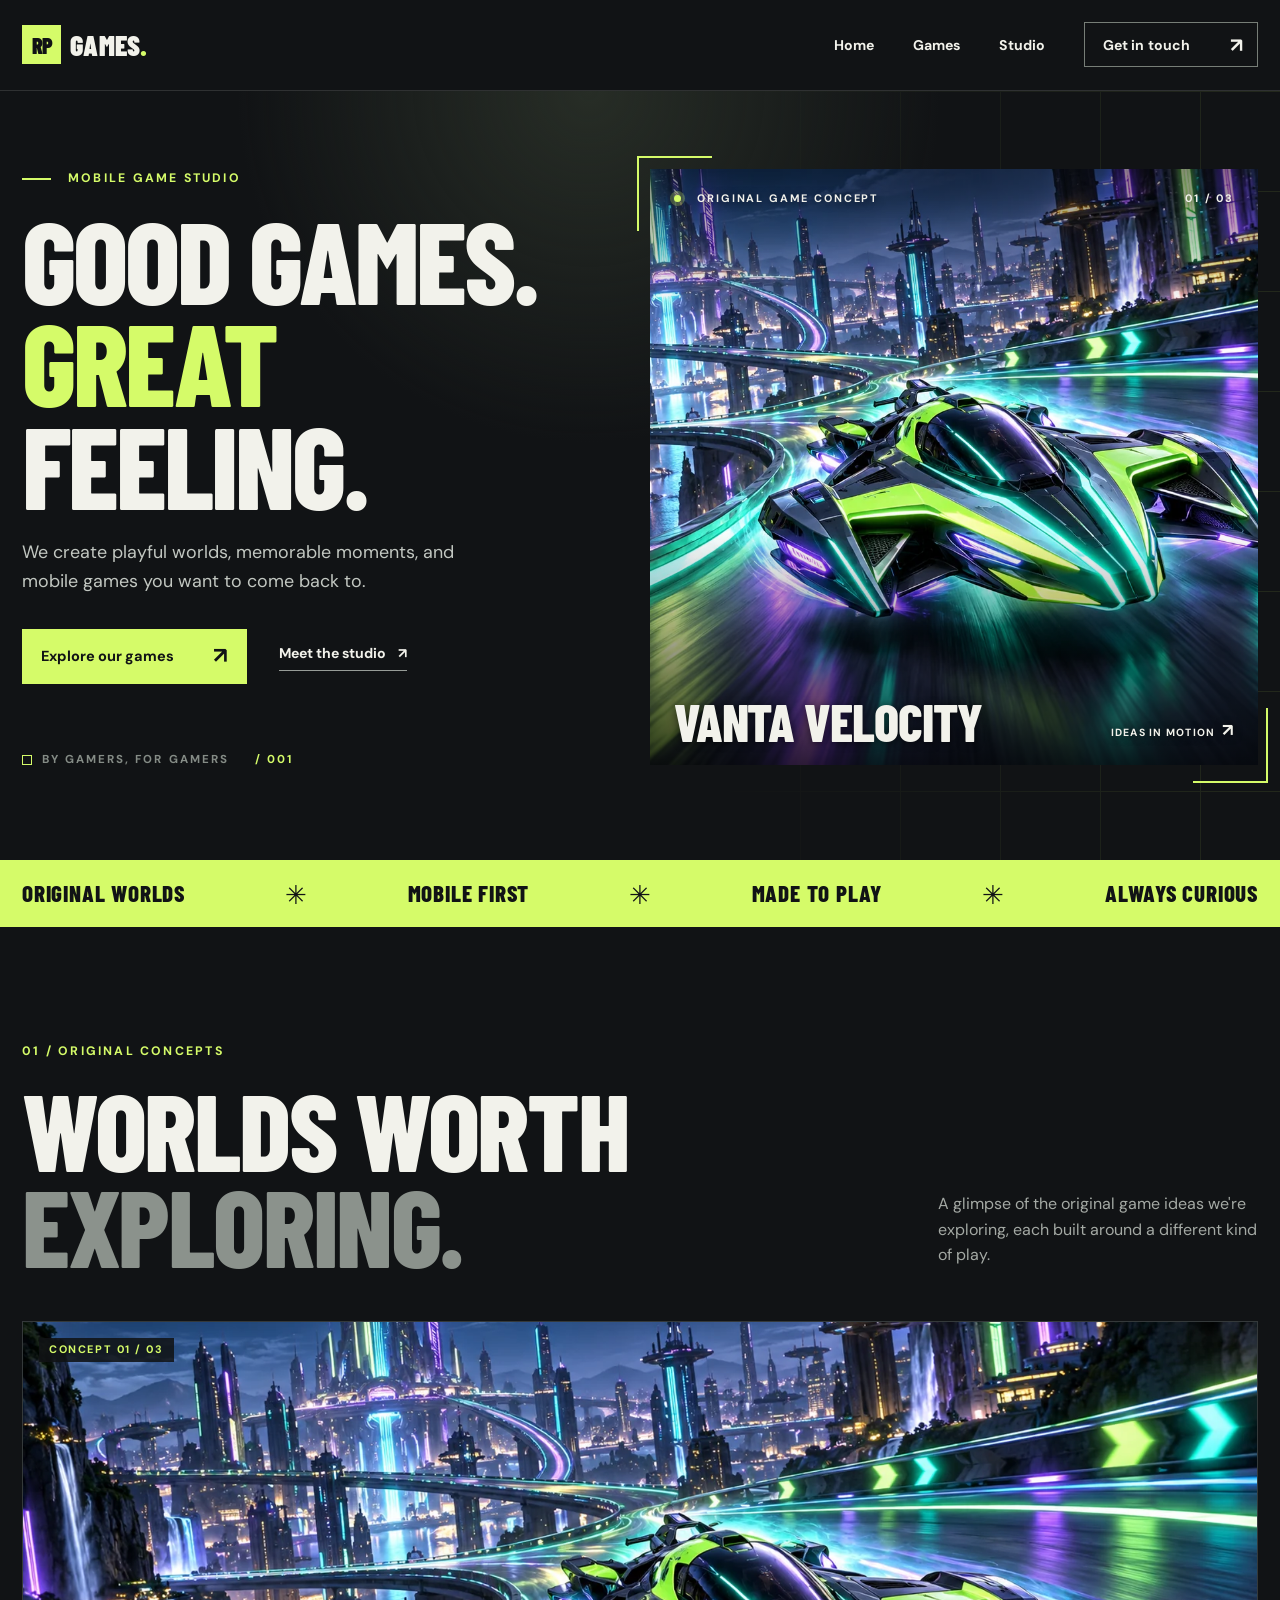
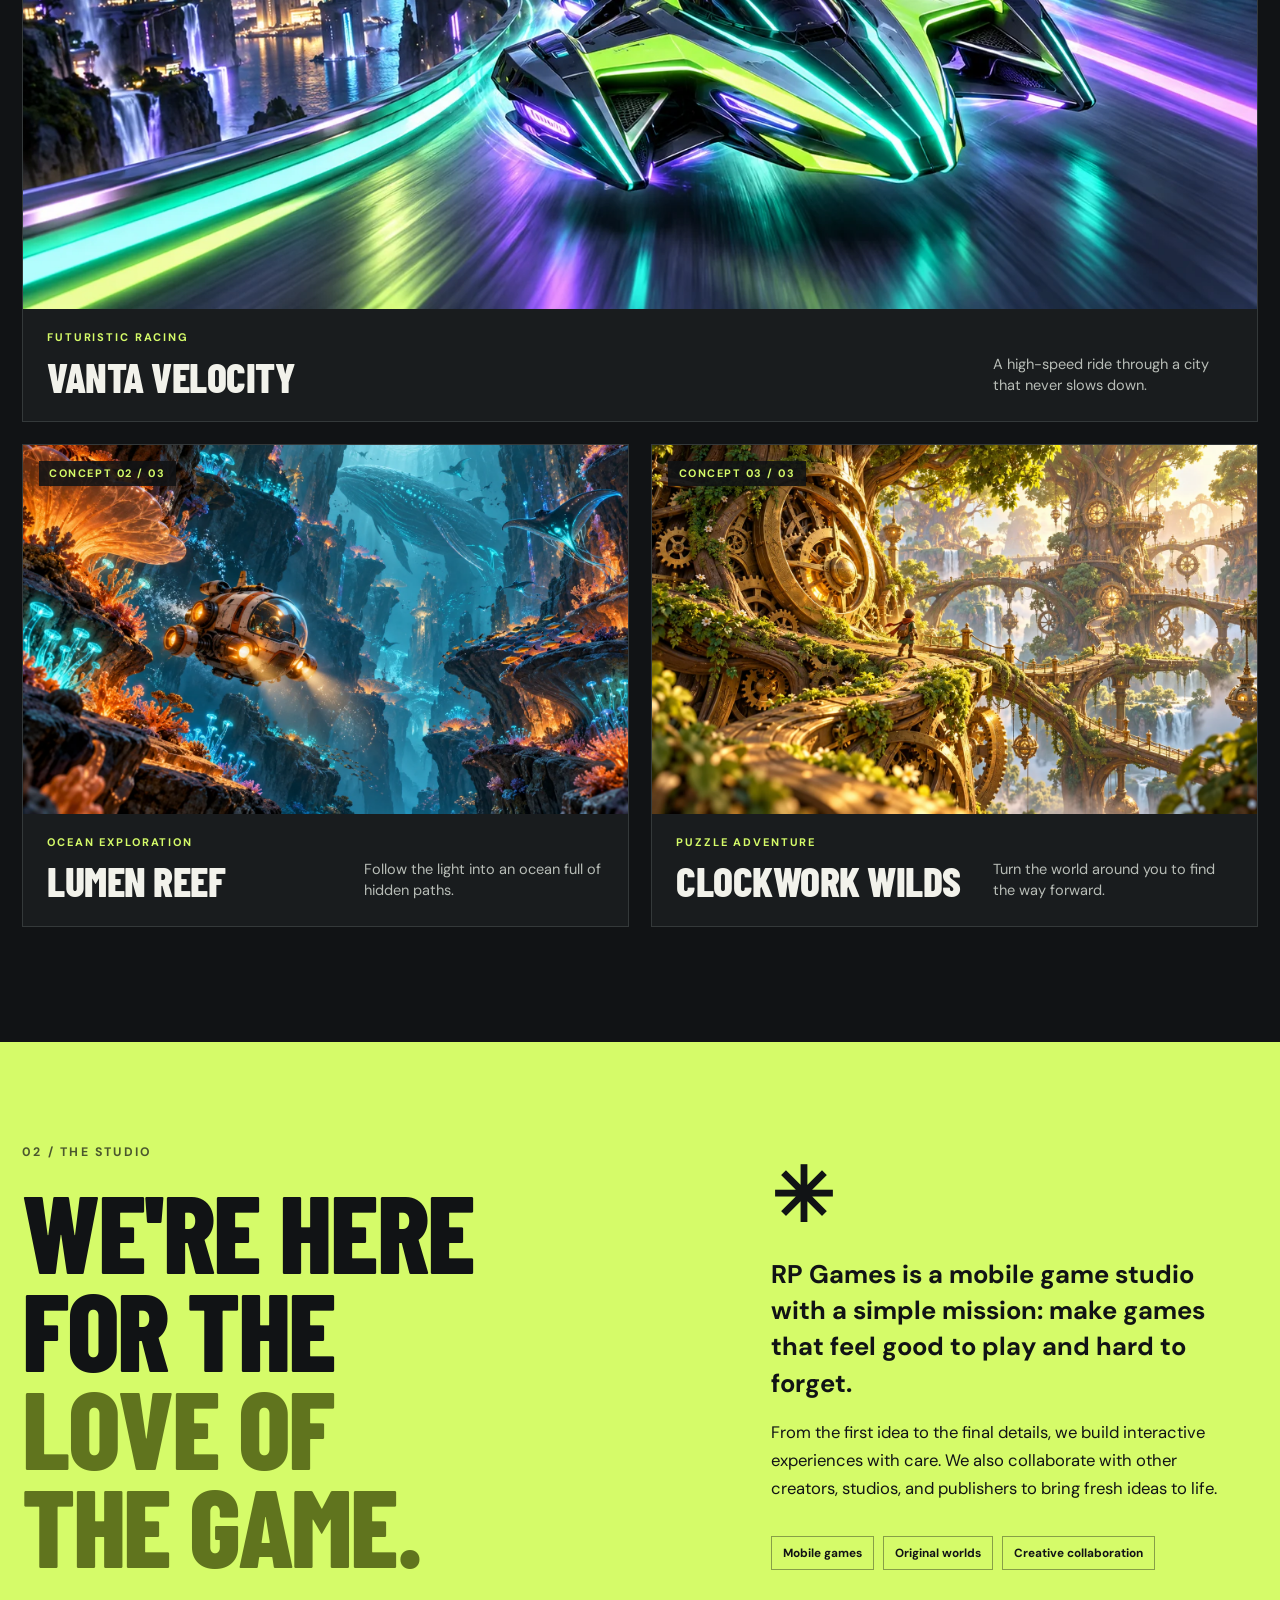
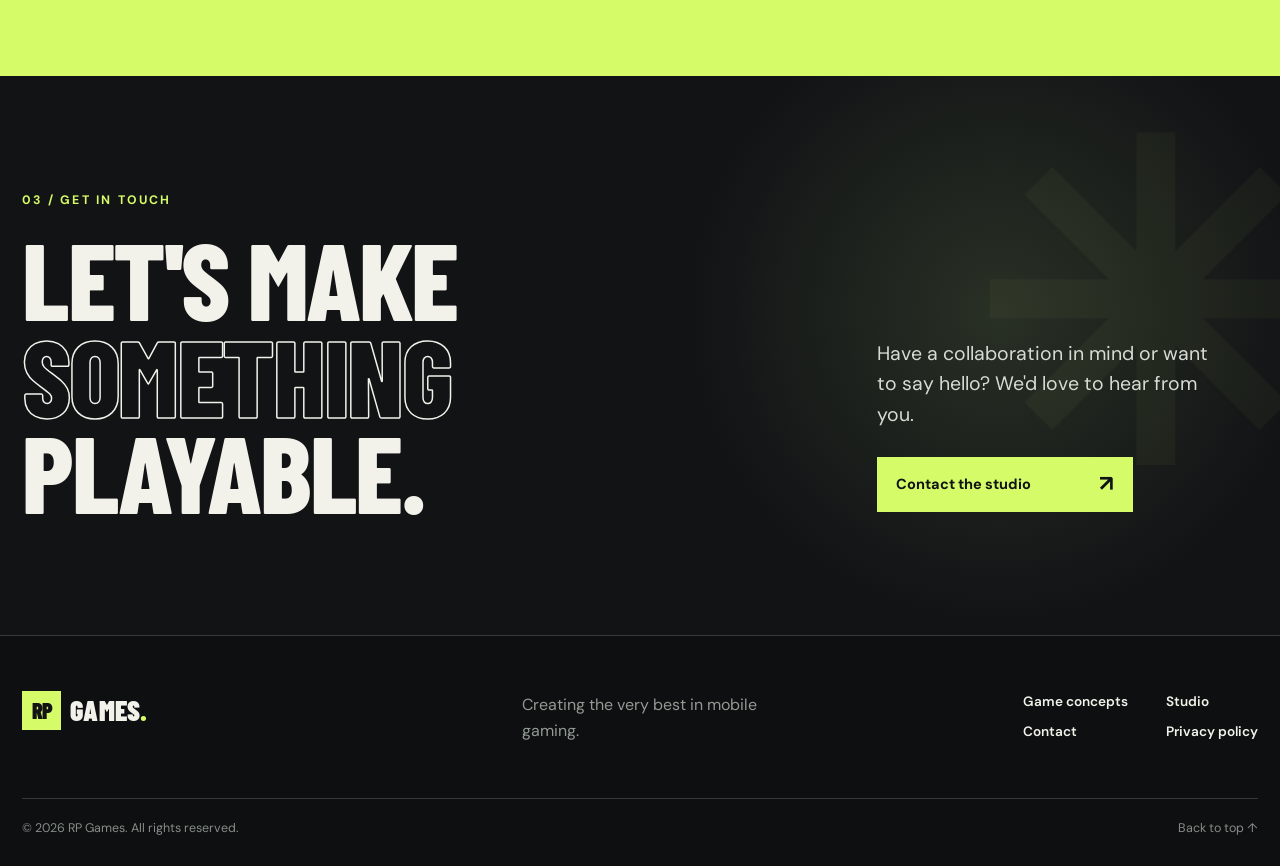
<file: index.html>
<!doctype html>
<html lang="en">
<head>
  <meta charset="utf-8">
  <meta name="viewport" content="width=device-width, initial-scale=1">
  <meta name="theme-color" content="#111315">
  <meta name="description" content="RP Games creates playful, memorable mobile games and collaborates with studios and publishers to bring new worlds to life.">
  <title>RP Games — Mobile games worth coming back to</title>
  <link rel="icon" href="./assets/favicon.svg" type="image/svg+xml">
  <link rel="preconnect" href="https://fonts.googleapis.com">
  <link rel="preconnect" href="https://fonts.gstatic.com" crossorigin>
  <link href="https://fonts.googleapis.com/css2?family=Barlow+Condensed:wght@600;700;800;900&family=DM+Sans:wght@400;500;600;700&display=swap" rel="stylesheet">
  <link rel="stylesheet" href="./assets/styles.css">
  <script defer src="./assets/site.js"></script>
</head>
<body>
  <a class="skip-link" href="#main">Skip to content</a>
  <header class="site-header">
    <div class="wrap header-inner">
      <a class="brand" href="#home" aria-label="RP Games home"><span class="brand-tile">RP</span><span>GAMES<span class="brand-dot">.</span></span></a>
      <button class="menu-toggle" type="button" aria-expanded="false" aria-controls="primary-nav" aria-label="Open menu"><span></span><span></span></button>
      <nav class="primary-nav" id="primary-nav" aria-label="Main navigation">
        <a href="#home">Home</a>
        <a href="#games">Games</a>
        <a href="#studio">Studio</a>
        <a class="nav-contact" href="./contact/">Get in touch <span aria-hidden="true">↗</span></a>
      </nav>
    </div>
  </header>

  <main id="main">
    <section class="hero" id="home" aria-labelledby="hero-title">
      <div class="wrap hero-grid">
        <div class="hero-copy">
          <p class="eyebrow"><span class="eyebrow-rule"></span> MOBILE GAME STUDIO</p>
          <h1 id="hero-title">GOOD GAMES.<br><span class="accent-type">GREAT</span><br>FEELING.</h1>
          <p class="hero-intro">We create playful worlds, memorable moments, and mobile games you want to come back to.</p>
          <div class="hero-actions">
            <a class="button button-lime" href="#games">Explore our games <span aria-hidden="true">↗</span></a>
            <a class="text-link" href="#studio">Meet the studio <span aria-hidden="true">↗</span></a>
          </div>
          <div class="hero-caption"><span class="caption-square" aria-hidden="true"></span> BY GAMERS, FOR GAMERS <span class="caption-index">/ 001</span></div>
        </div>
        <div class="hero-visual">
          <div class="hero-image-frame">
            <img src="./assets/vanta-velocity.webp" alt="Futuristic hover racer speeding through a neon city" width="1600" height="900" fetchpriority="high">
            <div class="hero-image-shade"></div>
            <div class="image-topline"><span class="live-pip" aria-hidden="true"></span> ORIGINAL GAME CONCEPT <span>01 / 03</span></div>
            <div class="image-bottomline"><strong>VANTA VELOCITY</strong><span>IDEAS IN MOTION <span aria-hidden="true">↗</span></span></div>
          </div>
          <span class="hero-corner hero-corner-a" aria-hidden="true"></span><span class="hero-corner hero-corner-b" aria-hidden="true"></span>
        </div>
      </div>
    </section>

    <div class="signal-strip" aria-label="Our focus: original worlds, mobile first, made to play">
      <div class="wrap signal-inner"><span>ORIGINAL WORLDS</span><i aria-hidden="true">✳</i><span>MOBILE FIRST</span><i aria-hidden="true">✳</i><span>MADE TO PLAY</span><i aria-hidden="true">✳</i><span>ALWAYS CURIOUS</span></div>
    </div>

    <section class="games-section section-pad" id="games" aria-labelledby="games-title">
      <div class="wrap">
        <div class="section-heading">
          <div><p class="eyebrow">01 / ORIGINAL CONCEPTS</p><h2 id="games-title">WORLDS WORTH<br><span class="muted-type">EXPLORING.</span></h2></div>
          <p>A glimpse of the original game ideas we're exploring, each built around a different kind of play.</p>
        </div>
        <div class="game-grid">
          <article class="game-card game-card-featured">
            <div class="game-image"><img src="./assets/vanta-velocity.webp" alt="Vanta Velocity concept art of a neon hover-racing course" width="1600" height="900" loading="lazy" decoding="async"><span class="card-number">CONCEPT 01 / 03</span></div>
            <div class="game-info"><div><p class="game-type">FUTURISTIC RACING</p><h3>Vanta Velocity</h3></div><p>A high-speed ride through a city that never slows down.</p></div>
          </article>
          <article class="game-card">
            <div class="game-image"><img src="./assets/lumen-reef.webp" alt="Lumen Reef concept art of a small submersible in a glowing underwater canyon" width="1600" height="900" loading="lazy" decoding="async"><span class="card-number">CONCEPT 02 / 03</span></div>
            <div class="game-info"><div><p class="game-type">OCEAN EXPLORATION</p><h3>Lumen Reef</h3></div><p>Follow the light into an ocean full of hidden paths.</p></div>
          </article>
          <article class="game-card">
            <div class="game-image"><img src="./assets/clockwork-wilds.webp" alt="Clockwork Wilds concept art of a mechanical woodland and explorer" width="1600" height="900" loading="lazy" decoding="async"><span class="card-number">CONCEPT 03 / 03</span></div>
            <div class="game-info"><div><p class="game-type">PUZZLE ADVENTURE</p><h3>Clockwork Wilds</h3></div><p>Turn the world around you to find the way forward.</p></div>
          </article>
        </div>
      </div>
    </section>

    <section class="studio-section" id="studio" aria-labelledby="studio-title">
      <div class="wrap studio-grid">
        <div><p class="eyebrow">02 / THE STUDIO</p><h2 id="studio-title">WE'RE HERE<br>FOR THE<br><span>LOVE OF<br>THE GAME.</span></h2></div>
        <div class="studio-copy"><span class="asterisk" aria-hidden="true">✳</span><p>RP Games is a mobile game studio with a simple mission: make games that feel good to play and hard to forget.</p><p>From the first idea to the final details, we build interactive experiences with care. We also collaborate with other creators, studios, and publishers to bring fresh ideas to life.</p><div class="studio-tags"><span>Mobile games</span><span>Original worlds</span><span>Creative collaboration</span></div></div>
      </div>
    </section>

    <section class="contact-section section-pad" id="contact" aria-labelledby="contact-title">
      <div class="wrap contact-grid"><div><p class="eyebrow">03 / GET IN TOUCH</p><h2 id="contact-title">LET'S MAKE<br><span class="outline-type">SOMETHING</span><br>PLAYABLE.</h2></div><div class="contact-right"><p>Have a collaboration in mind or want to say hello? We'd love to hear from you.</p><a class="button button-lime" href="./contact/">Contact the studio <span aria-hidden="true">↗</span></a></div></div>
    </section>
  </main>

  <footer class="site-footer"><div class="wrap footer-top"><a class="brand" href="#home" aria-label="RP Games home"><span class="brand-tile">RP</span><span>GAMES<span class="brand-dot">.</span></span></a><p>Creating the very best in mobile gaming.</p><nav aria-label="Footer navigation"><a href="#games">Game concepts</a><a href="#studio">Studio</a><a href="./contact/">Contact</a><a href="./privacy-policy/">Privacy policy</a></nav></div><div class="wrap footer-bottom"><span>© <span data-year>2026</span> RP Games. All rights reserved.</span><a href="#home">Back to top ↑</a></div></footer>
</body>
</html>
</file>
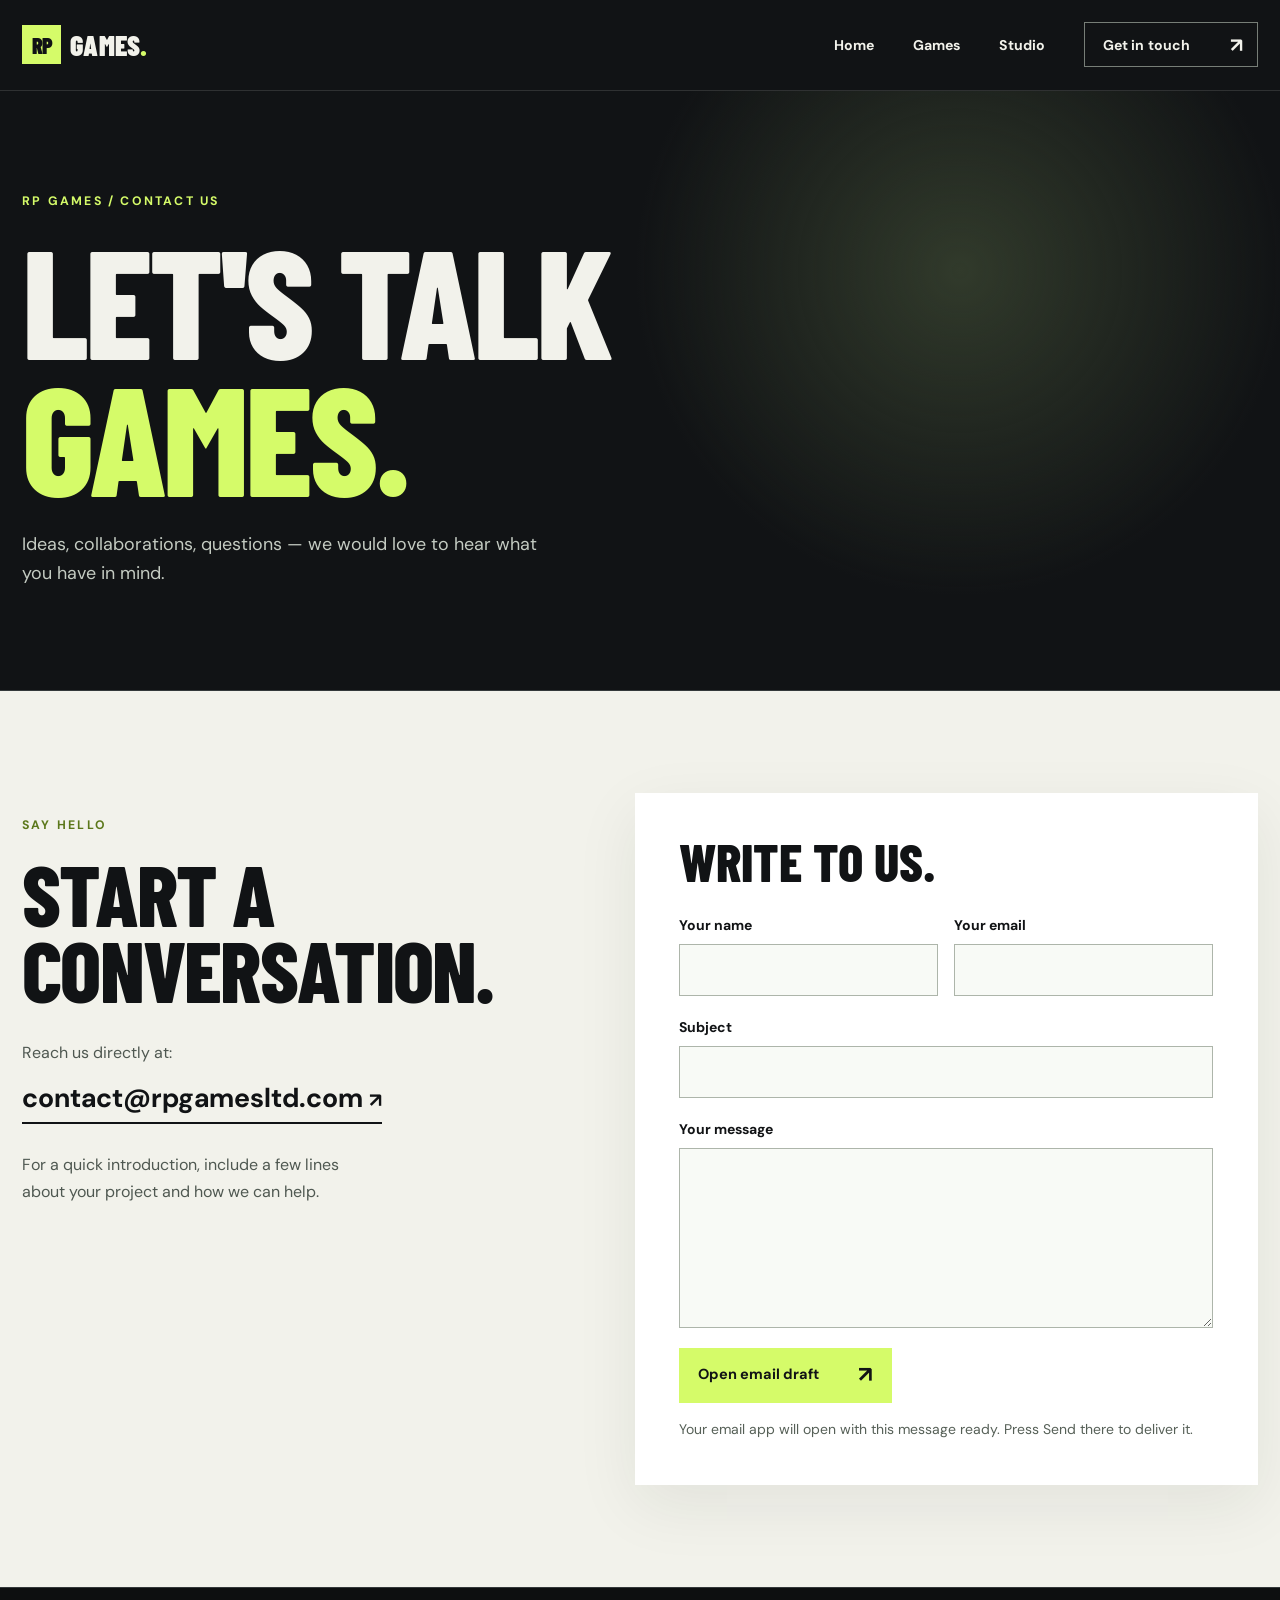
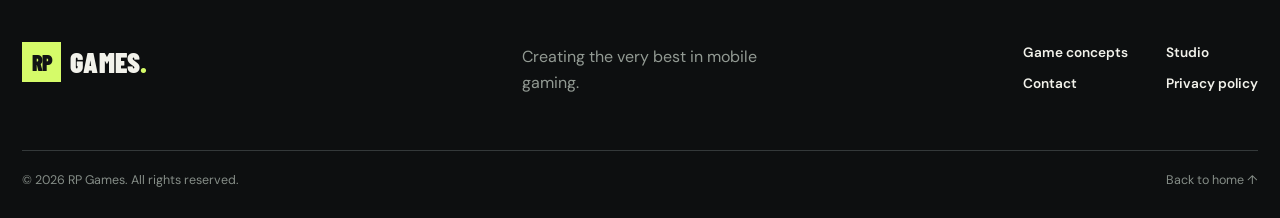
<file: contact/index.html>
<!doctype html>
<html lang="en">
<head>
  <meta charset="utf-8">
  <meta name="viewport" content="width=device-width, initial-scale=1">
  <meta name="theme-color" content="#111315">
  <meta name="description" content="Contact RP Games about collaborations, projects, and general enquiries.">
  <title>Contact Us — RP Games</title>
  <link rel="icon" href="../assets/favicon.svg" type="image/svg+xml">
  <link rel="preconnect" href="https://fonts.googleapis.com">
  <link rel="preconnect" href="https://fonts.gstatic.com" crossorigin>
  <link href="https://fonts.googleapis.com/css2?family=Barlow+Condensed:wght@600;700;800;900&family=DM+Sans:wght@400;500;600;700&display=swap" rel="stylesheet">
  <link rel="stylesheet" href="../assets/styles.css">
  <script defer src="../assets/site.js"></script>
</head>
<body>
  <a class="skip-link" href="#main">Skip to content</a>
  <header class="site-header"><div class="wrap header-inner"><a class="brand" href="../" aria-label="RP Games home"><span class="brand-tile">RP</span><span>GAMES<span class="brand-dot">.</span></span></a><button class="menu-toggle" type="button" aria-expanded="false" aria-controls="primary-nav" aria-label="Open menu"><span></span><span></span></button><nav class="primary-nav" id="primary-nav" aria-label="Main navigation"><a href="../">Home</a><a href="../#games">Games</a><a href="../#studio">Studio</a><a class="nav-contact" href="./" aria-current="page">Get in touch <span aria-hidden="true">↗</span></a></nav></div></header>
  <main id="main">
    <section class="contact-page-hero"><div class="wrap"><p class="eyebrow">RP GAMES / CONTACT US</p><h1>LET'S TALK<br><span class="accent-type">GAMES.</span></h1><p>Ideas, collaborations, questions — we would love to hear what you have in mind.</p></div></section>
    <section class="contact-page-body"><div class="wrap contact-page-grid">
      <div class="contact-details"><p class="eyebrow">SAY HELLO</p><h2>START A<br>CONVERSATION.</h2><p>Reach us directly at:</p><a class="contact-email" href="mailto:contact@rpgamesltd.com">contact@rpgamesltd.com <span aria-hidden="true">↗</span></a><p class="contact-hint">For a quick introduction, include a few lines about your project and how we can help.</p></div>
      <form class="contact-form" id="contact-form" action="mailto:contact@rpgamesltd.com" method="post" enctype="text/plain">
        <h2>WRITE TO US.</h2>
        <div class="field-row"><div class="field"><label for="contact-name">Your name</label><input id="contact-name" name="name" type="text" autocomplete="name" required></div><div class="field"><label for="contact-email">Your email</label><input id="contact-email" name="email" type="email" autocomplete="email" required></div></div>
        <div class="field"><label for="contact-subject">Subject</label><input id="contact-subject" name="subject" type="text" required></div>
        <div class="field"><label for="contact-message">Your message</label><textarea id="contact-message" name="message" rows="6" required></textarea></div>
        <button class="button button-lime" type="submit">Open email draft <span aria-hidden="true">↗</span></button>
        <p class="form-explainer">Your email app will open with this message ready. Press Send there to deliver it.</p>
        <p class="form-status" id="contact-form-status" role="status" hidden>If no email app opened, send your message directly to <a href="mailto:contact@rpgamesltd.com">contact@rpgamesltd.com</a>.</p>
      </form>
    </div></section>
  </main>
  <footer class="site-footer"><div class="wrap footer-top"><a class="brand" href="../" aria-label="RP Games home"><span class="brand-tile">RP</span><span>GAMES<span class="brand-dot">.</span></span></a><p>Creating the very best in mobile gaming.</p><nav aria-label="Footer navigation"><a href="../#games">Game concepts</a><a href="../#studio">Studio</a><a href="./" aria-current="page">Contact</a><a href="../privacy-policy/">Privacy policy</a></nav></div><div class="wrap footer-bottom"><span>© <span data-year>2026</span> RP Games. All rights reserved.</span><a href="../">Back to home ↑</a></div></footer>
</body>
</html>
</file>
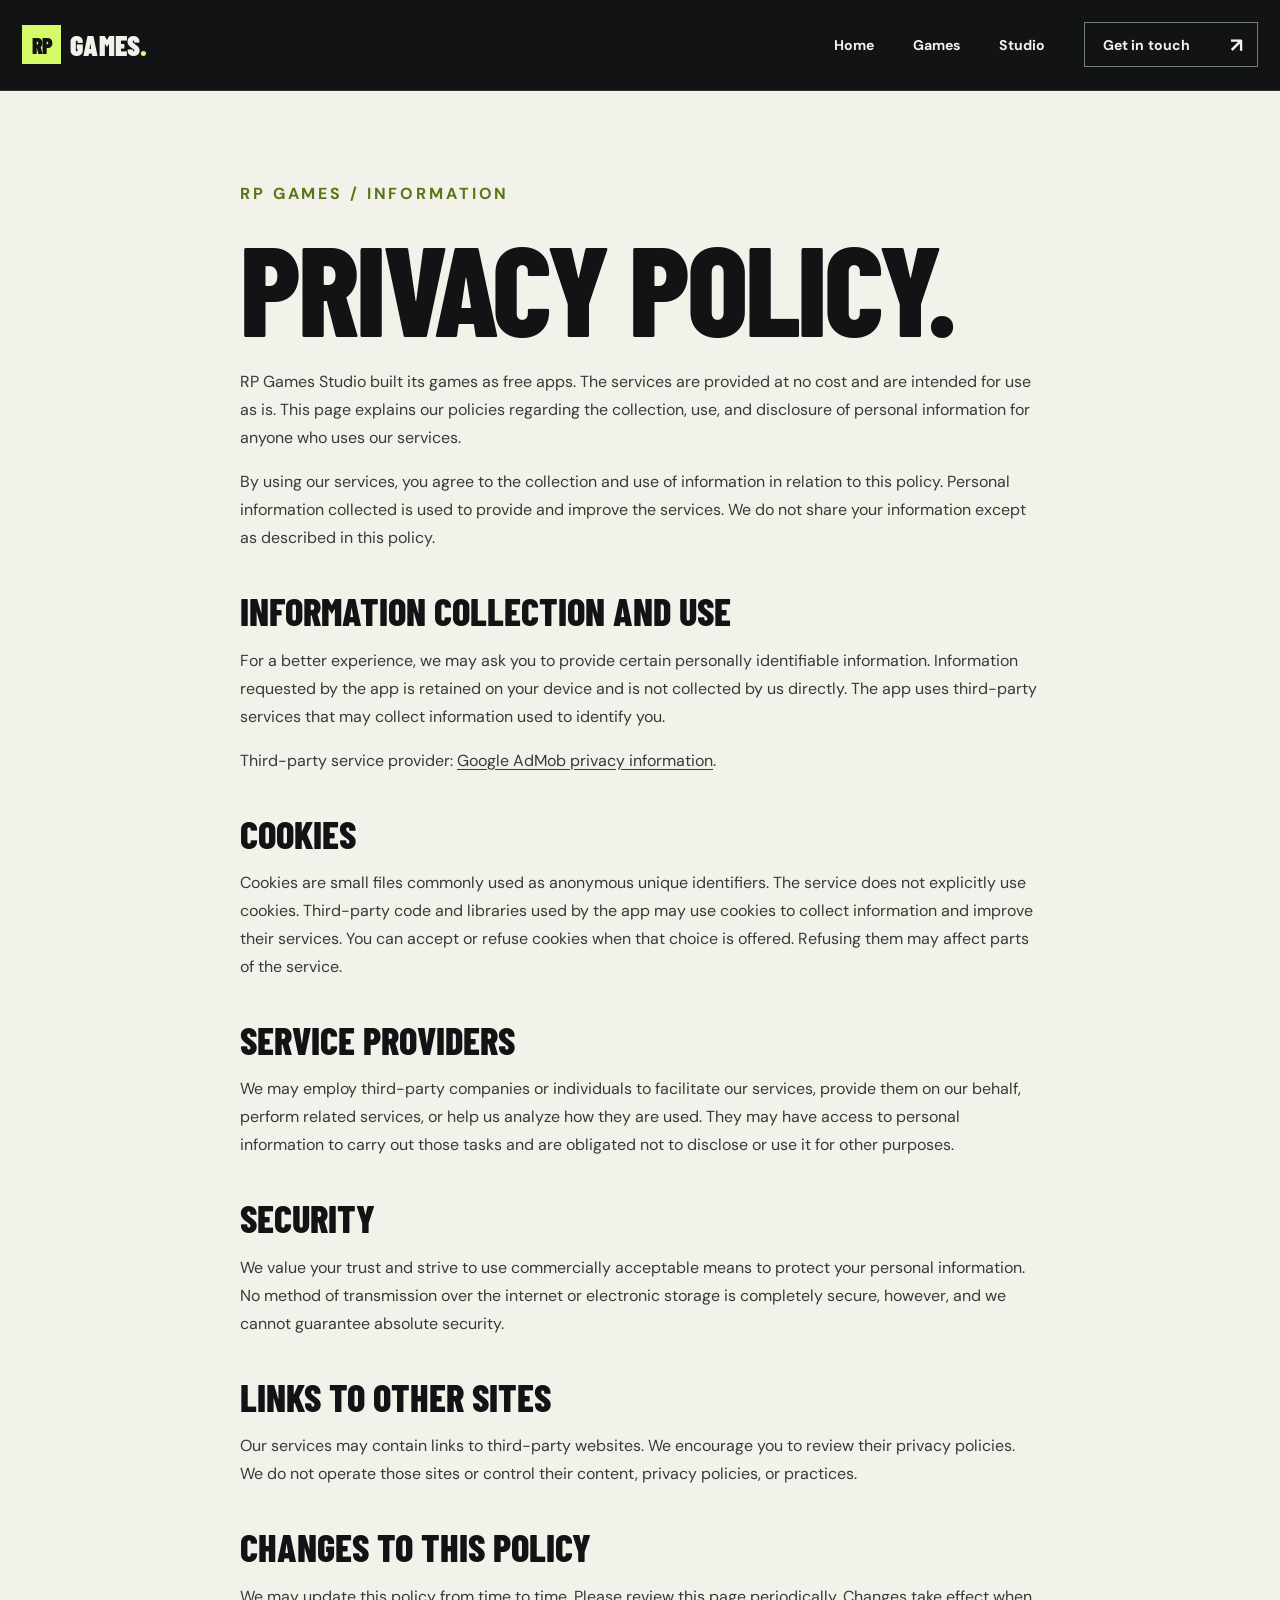
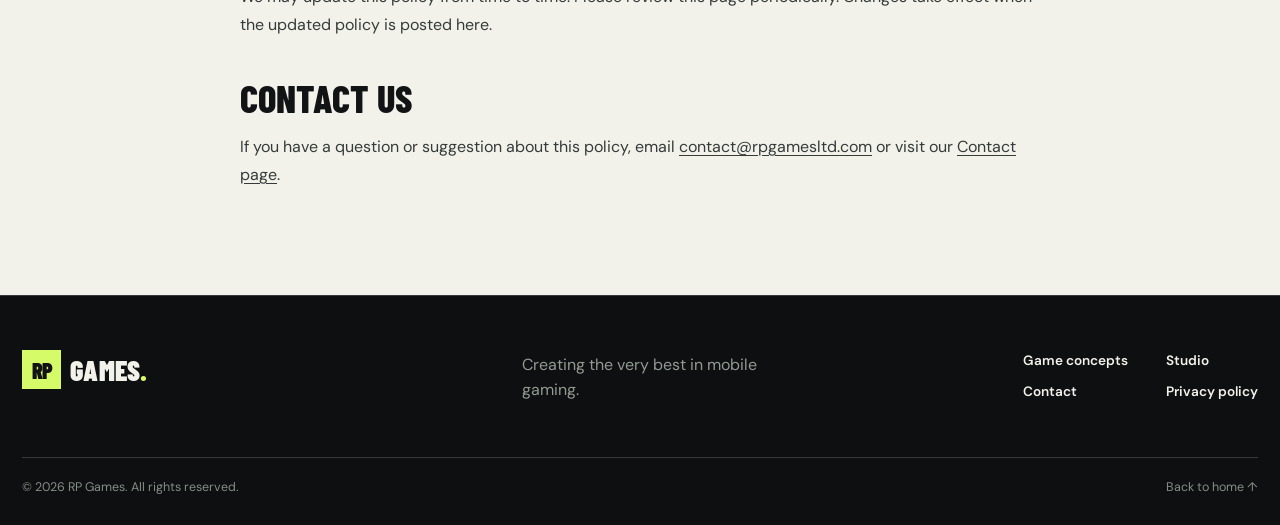
<file: privacy-policy/index.html>
<!doctype html>
<html lang="en">
<head>
  <meta charset="utf-8">
  <meta name="viewport" content="width=device-width, initial-scale=1">
  <meta name="theme-color" content="#111315">
  <meta name="description" content="Read the RP Games privacy policy for our mobile games.">
  <title>Privacy Policy — RP Games</title>
  <link rel="icon" href="../assets/favicon.svg" type="image/svg+xml">
  <link rel="preconnect" href="https://fonts.googleapis.com">
  <link rel="preconnect" href="https://fonts.gstatic.com" crossorigin>
  <link href="https://fonts.googleapis.com/css2?family=Barlow+Condensed:wght@600;700;800;900&family=DM+Sans:wght@400;500;600;700&display=swap" rel="stylesheet">
  <link rel="stylesheet" href="../assets/styles.css">
  <script defer src="../assets/site.js"></script>
</head>
<body>
  <a class="skip-link" href="#main">Skip to content</a>
  <header class="site-header"><div class="wrap header-inner"><a class="brand" href="../" aria-label="RP Games home"><span class="brand-tile">RP</span><span>GAMES<span class="brand-dot">.</span></span></a><button class="menu-toggle" type="button" aria-expanded="false" aria-controls="primary-nav" aria-label="Open menu"><span></span><span></span></button><nav class="primary-nav" id="primary-nav" aria-label="Main navigation"><a href="../">Home</a><a href="../#games">Games</a><a href="../#studio">Studio</a><a class="nav-contact" href="../contact/">Get in touch <span aria-hidden="true">↗</span></a></nav></div></header>
  <main id="main" class="legal-main"><div class="wrap legal-content">
    <p class="eyebrow">RP GAMES / INFORMATION</p><h1>PRIVACY POLICY.</h1>
    <p>RP Games Studio built its games as free apps. The services are provided at no cost and are intended for use as is. This page explains our policies regarding the collection, use, and disclosure of personal information for anyone who uses our services.</p>
    <p>By using our services, you agree to the collection and use of information in relation to this policy. Personal information collected is used to provide and improve the services. We do not share your information except as described in this policy.</p>
    <h2>INFORMATION COLLECTION AND USE</h2>
    <p>For a better experience, we may ask you to provide certain personally identifiable information. Information requested by the app is retained on your device and is not collected by us directly. The app uses third-party services that may collect information used to identify you.</p>
    <p>Third-party service provider: <a href="https://support.google.com/admob/answer/6128543?hl=en" target="_blank" rel="noopener noreferrer">Google AdMob privacy information</a>.</p>
    <h2>COOKIES</h2>
    <p>Cookies are small files commonly used as anonymous unique identifiers. The service does not explicitly use cookies. Third-party code and libraries used by the app may use cookies to collect information and improve their services. You can accept or refuse cookies when that choice is offered. Refusing them may affect parts of the service.</p>
    <h2>SERVICE PROVIDERS</h2>
    <p>We may employ third-party companies or individuals to facilitate our services, provide them on our behalf, perform related services, or help us analyze how they are used. They may have access to personal information to carry out those tasks and are obligated not to disclose or use it for other purposes.</p>
    <h2>SECURITY</h2>
    <p>We value your trust and strive to use commercially acceptable means to protect your personal information. No method of transmission over the internet or electronic storage is completely secure, however, and we cannot guarantee absolute security.</p>
    <h2>LINKS TO OTHER SITES</h2>
    <p>Our services may contain links to third-party websites. We encourage you to review their privacy policies. We do not operate those sites or control their content, privacy policies, or practices.</p>
    <h2>CHANGES TO THIS POLICY</h2>
    <p>We may update this policy from time to time. Please review this page periodically. Changes take effect when the updated policy is posted here.</p>
    <h2>CONTACT US</h2>
    <p>If you have a question or suggestion about this policy, email <a href="mailto:contact@rpgamesltd.com">contact@rpgamesltd.com</a> or visit our <a href="../contact/">Contact page</a>.</p>
  </div></main>
  <footer class="site-footer"><div class="wrap footer-top"><a class="brand" href="../" aria-label="RP Games home"><span class="brand-tile">RP</span><span>GAMES<span class="brand-dot">.</span></span></a><p>Creating the very best in mobile gaming.</p><nav aria-label="Footer navigation"><a href="../#games">Game concepts</a><a href="../#studio">Studio</a><a href="../contact/">Contact</a><a href="./" aria-current="page">Privacy policy</a></nav></div><div class="wrap footer-bottom"><span>© <span data-year>2026</span> RP Games. All rights reserved.</span><a href="../">Back to home ↑</a></div></footer>
</body>
</html>
</file>
<file: assets/styles.css>
:root{--ink:#111315;--ink-2:#191c1e;--paper:#f2f2eb;--line:#34393a;--lime:#d5fb69;--muted:#a4a9a4;--display:'Barlow Condensed',Impact,'Arial Narrow',sans-serif;--body:'DM Sans',Arial,sans-serif}
*,*::before,*::after{box-sizing:border-box}
html{scroll-behavior:smooth;scroll-padding-top:5.5rem}
body{margin:0;background:var(--ink);color:var(--paper);font-family:var(--body);font-size:1rem;line-height:1.6;-webkit-font-smoothing:antialiased}
body.menu-open{overflow:hidden}
a{color:inherit;text-decoration:none}
button{font:inherit}
img{display:block;max-width:100%}
::selection{background:var(--lime);color:var(--ink)}
:focus-visible{outline:3px solid var(--lime);outline-offset:4px}
.wrap{width:min(100% - 2.75rem,1280px);margin-inline:auto}
.skip-link{position:fixed;z-index:100;top:-5rem;left:1rem;background:var(--lime);color:var(--ink);padding:.6rem 1rem;font-weight:700}
.skip-link:focus{top:1rem}
.site-header{position:relative;z-index:20;border-bottom:1px solid #ffffff20;background:var(--ink)}
.header-inner{height:5.6rem;display:flex;align-items:center;justify-content:space-between;gap:2rem}
.brand{display:inline-flex;align-items:center;gap:.55rem;white-space:nowrap;font:900 1.75rem/1 var(--display);letter-spacing:.01em}
.brand-tile{display:grid;place-items:center;width:2.45rem;height:2.45rem;color:var(--ink);background:var(--lime);font-size:1.38rem;letter-spacing:-.05em}
.brand-dot{color:var(--lime)}
.primary-nav{display:flex;align-items:center;gap:clamp(1.5rem,3vw,3rem);font-size:.88rem;font-weight:700;letter-spacing:.01em}
.primary-nav>a:not(.nav-contact){transition:color .2s}
.primary-nav>a:not(.nav-contact):hover{color:var(--lime)}
.nav-contact{display:flex;align-items:center;gap:2.5rem;border:1px solid #777e77;padding:.65rem .85rem .65rem 1.1rem;transition:background .2s,color .2s,border-color .2s}
.nav-contact:hover{background:var(--lime);border-color:var(--lime);color:var(--ink)}
.nav-contact span{font-size:1.25rem;line-height:1}
.menu-toggle{display:none}
.hero{position:relative;overflow:hidden;background:radial-gradient(circle at 46% 0%,#272d26 0,transparent 34%),var(--ink)}
.hero::before{content:'';position:absolute;inset:0;pointer-events:none;opacity:.09;background-image:linear-gradient(to right,#d5fb69 1px,transparent 1px),linear-gradient(to bottom,#d5fb69 1px,transparent 1px);background-size:100px 100px;mask-image:linear-gradient(90deg,transparent 55%,black 100%)}
.hero-grid{position:relative;min-height:41rem;display:grid;grid-template-columns:minmax(0,.94fr) minmax(0,1.06fr);align-items:center;gap:clamp(2rem,5vw,5.5rem);padding-block:4.1rem 4.8rem}
.hero-copy{position:relative;z-index:1}
.eyebrow{font-size:.77rem;line-height:1.4;letter-spacing:.18em;font-weight:700;text-transform:uppercase;color:var(--lime);margin:0 0 1.3rem}
.eyebrow-rule{display:inline-block;width:1.8rem;height:2px;background:currentColor;vertical-align:middle;margin-right:.75rem}
h1,h2,h3,p{margin-top:0}
h1,h2,h3{font-family:var(--display);font-weight:800;line-height:.89;text-transform:uppercase}
h1{font-size:clamp(5.2rem,9vw,10.25rem);letter-spacing:-.026em;margin:0 0 1.4rem}
.accent-type{color:var(--lime)}
.hero-intro{color:#c2c7c1;max-width:27rem;font-size:1.12rem;line-height:1.65;margin-bottom:2rem}
.hero-actions{display:flex;align-items:center;flex-wrap:wrap;gap:1.4rem 2rem}
.button{display:inline-flex;min-height:3.45rem;align-items:center;justify-content:space-between;gap:2.4rem;padding:.88rem 1.2rem;font-size:.91rem;font-weight:700;line-height:1.2;transition:transform .2s,background .2s}
.button:hover{transform:translateY(-3px);background:#e8ffab}
.button-lime{background:var(--lime);color:var(--ink)}
.button span{font-size:1.4rem;line-height:1}
.text-link{font-size:.88rem;font-weight:700;border-bottom:1px solid #979c97;padding-bottom:.3rem;transition:border-color .2s,color .2s}
.text-link:hover{color:var(--lime);border-color:var(--lime)}
.text-link span{margin-left:.55rem}
.hero-caption{display:flex;align-items:center;gap:.6rem;margin-top:4.2rem;color:#858c86;font-size:.72rem;font-weight:700;letter-spacing:.18em}
.caption-square{width:.62rem;height:.62rem;border:1px solid var(--lime)}
.caption-index{margin-left:1rem;color:var(--lime)}
.hero-visual{position:relative;min-width:0;padding:.8rem 0 1.1rem .8rem}
.hero-image-frame{position:relative;overflow:hidden;background:#394341;aspect-ratio:1.02;isolation:isolate}
.hero-image-frame>img{width:100%;height:100%;object-fit:cover;object-position:65% 50%;filter:saturate(.98)}
.hero-image-shade{position:absolute;inset:0;background:linear-gradient(to bottom,rgba(0,0,0,.45),transparent 23%,transparent 61%,rgba(0,0,0,.78));pointer-events:none}
.image-topline,.image-bottomline{position:absolute;z-index:1;left:1.5rem;right:1.5rem;display:flex;align-items:center;justify-content:space-between;gap:1rem;text-shadow:0 1px 8px #0009}
.image-topline{top:1.3rem;font-size:.68rem;letter-spacing:.17em;font-weight:700}
.live-pip{flex:none;display:inline-block;width:.48rem;height:.48rem;background:var(--lime);border-radius:50%;box-shadow:0 0 0 4px #d5fb6940}
.image-topline span:last-child{margin-left:auto}
.image-bottomline{bottom:1.3rem;align-items:end}
.image-bottomline strong{font:800 clamp(2.6rem,4.1vw,5.2rem)/.89 var(--display);letter-spacing:-.02em}
.image-bottomline>span{font-size:.65rem;font-weight:700;white-space:nowrap;letter-spacing:.12em}
.image-bottomline>span span{font-size:1.1rem;margin-left:.2rem}
.hero-corner{position:absolute;width:4.7rem;height:4.7rem;pointer-events:none}
.hero-corner-a{top:0;left:0;border-top:2px solid var(--lime);border-left:2px solid var(--lime)}
.hero-corner-b{bottom:0;right:-.65rem;border-bottom:2px solid var(--lime);border-right:2px solid var(--lime)}
.signal-strip{background:var(--lime);color:var(--ink);border-block:1px solid var(--lime)}
.signal-inner{display:flex;align-items:center;justify-content:space-between;gap:1.6rem;min-height:4.1rem;overflow:hidden;white-space:nowrap;font:800 clamp(1.1rem,1.8vw,1.65rem)/1 var(--display);letter-spacing:.035em}
.signal-inner i{font:normal 1.65rem var(--display)}
.section-pad{padding-block:clamp(5.5rem,9vw,9rem)}
.section-heading{display:flex;align-items:end;justify-content:space-between;gap:2rem;margin-bottom:2.9rem}
.section-heading h2,.studio-grid h2,.contact-grid h2{font-size:clamp(4.7rem,8.5vw,8.7rem);letter-spacing:-.022em;margin:0}
.muted-type{color:#8b928c}
.section-heading>p{color:var(--muted);max-width:20rem;margin:0 0 .4rem;font-size:1rem}
.game-grid{display:grid;grid-template-columns:repeat(2,minmax(0,1fr));gap:1.4rem}
.game-card{min-width:0;border:1px solid var(--line);background:var(--ink-2);transition:border-color .25s,transform .25s}
.game-card:hover{border-color:var(--lime);transform:translateY(-4px)}
.game-card-featured{grid-column:span 2}
.game-image{position:relative;overflow:hidden;aspect-ratio:1.64;background:#29302b}
.game-card-featured .game-image{aspect-ratio:2.1}
.game-image img{width:100%;height:100%;object-fit:cover;object-position:center;transition:transform .4s}
.game-card:hover .game-image img{transform:scale(1.025)}
.game-card:nth-child(3) .game-image img{object-position:center}
.card-number{position:absolute;top:1rem;left:1rem;padding:.42rem .65rem;background:#111315df;color:var(--lime);font-size:.68rem;font-weight:700;letter-spacing:.14em;line-height:1}
.game-info{display:flex;align-items:end;justify-content:space-between;gap:1.5rem;padding:1.25rem 1.5rem 1.55rem}
.game-info h3{font-size:clamp(2.05rem,3.25vw,3.55rem);line-height:.95;letter-spacing:-.012em;margin:0}
.game-type{font-size:.69rem;letter-spacing:.17em;color:var(--lime);font-weight:700;margin:0 0 .6rem}
.game-info>p{max-width:15rem;color:#b8bdb7;font-size:.91rem;line-height:1.45;margin:0}
.studio-section{background:var(--lime);color:var(--ink);padding-block:clamp(5rem,8vw,8rem)}
.studio-grid{display:grid;grid-template-columns:1.15fr .85fr;align-items:end;gap:clamp(2rem,7vw,7rem)}
.studio-section .eyebrow{color:var(--ink);opacity:.7}
.studio-grid h2{font-size:clamp(5rem,8.6vw,9rem)}
.studio-grid h2 span{color:#60741e}
.studio-copy{padding-bottom:.25rem}
.asterisk{font:800 4.7rem/1 var(--display)}
.studio-copy p{font-size:1.04rem;line-height:1.7;max-width:28rem;margin-bottom:1rem}
.studio-copy p:first-of-type{font-size:clamp(1.35rem,2vw,1.75rem);line-height:1.42;font-weight:700;margin-top:1.65rem}
.studio-tags{display:flex;flex-wrap:wrap;gap:.55rem;margin-top:2.1rem}
.studio-tags span{border:1px solid #10131265;padding:.4rem .7rem;font-size:.74rem;font-weight:700}
.contact-section{position:relative;overflow:hidden;background:radial-gradient(circle at 78% 42%,#293025 0,transparent 30%),var(--ink)}
.contact-section::after{content:'✳';position:absolute;right:-3rem;top:0;font:800 27rem/1 var(--display);color:#d5fb6909;pointer-events:none}
.contact-grid{position:relative;z-index:1;display:grid;grid-template-columns:1.35fr .65fr;gap:4rem;align-items:end}
.contact-grid h2{font-size:clamp(5rem,8.5vw,9rem)}
.outline-type{color:transparent;-webkit-text-stroke:1.5px var(--paper)}
.contact-right{padding-bottom:.5rem}
.contact-right>p{font-size:1.22rem;line-height:1.55;max-width:21rem;color:#d6dbd4;margin-bottom:1.7rem}
.contact-right .button{min-width:16rem}
.contact-right small{display:block;color:#929a93;line-height:1.5;font-size:.78rem;max-width:17rem;margin-top:.85rem}
.site-footer{border-top:1px solid var(--line);background:#0d0f10}
.footer-top{display:grid;grid-template-columns:1fr 1fr auto;gap:2rem;align-items:start;padding-block:3.4rem}
.footer-top p{max-width:15rem;color:#929a93;margin:.1rem 0 0}
.footer-top nav{display:grid;grid-template-columns:repeat(2,auto);column-gap:2.4rem;row-gap:.55rem;font-size:.85rem;font-weight:600}
.footer-top nav a:hover,.footer-bottom a:hover{color:var(--lime)}
.footer-bottom{border-top:1px solid var(--line);display:flex;justify-content:space-between;gap:1rem;padding-block:1.25rem 1.7rem;color:#858d87;font-size:.78rem}
@media(max-width:1100px){.hero-grid{gap:2rem}.hero-caption{margin-top:2.7rem}.image-bottomline>span{display:none}.game-info>p{max-width:12rem}}
@media(max-width:820px){
 .wrap{width:min(100% - 2rem,1280px)}
 .header-inner{height:4.8rem}.menu-toggle{display:flex;width:2.8rem;height:2.8rem;flex-direction:column;align-items:center;justify-content:center;gap:.42rem;border:1px solid #ffffff55;background:transparent;color:var(--paper);cursor:pointer}.menu-toggle span{display:block;width:1.2rem;height:2px;background:currentColor;transition:transform .2s}.menu-open .menu-toggle span:first-child{transform:translateY(.26rem) rotate(45deg)}.menu-open .menu-toggle span:last-child{transform:translateY(-.26rem) rotate(-45deg)}
 .primary-nav{display:none;position:absolute;top:4.8rem;left:0;right:0;min-height:calc(100dvh - 4.8rem);padding:2rem max(1rem,calc((100vw - 1280px)/2));background:var(--ink);flex-direction:column;align-items:stretch;justify-content:flex-start;gap:0;font:800 3rem/1 var(--display);text-transform:uppercase}.menu-open .primary-nav{display:flex}.primary-nav a:not(.nav-contact){border-bottom:1px solid var(--line);padding:1rem .3rem}.nav-contact{margin-top:1.5rem;justify-content:space-between;font-size:1.55rem}
 .hero-grid{grid-template-columns:1fr;min-height:0;gap:2.1rem;padding-block:3.7rem 4rem}.hero-copy{max-width:46rem}.hero-caption{display:none}.hero-visual{max-width:46rem;padding-right:.8rem}.hero-corner-b{right:0}.hero-image-frame{aspect-ratio:1.55}.image-bottomline>span{display:block}
 .section-heading{align-items:start}.section-heading h2,.studio-grid h2,.contact-grid h2{font-size:clamp(5rem,11vw,8rem)}
 .studio-grid{grid-template-columns:1fr;gap:2rem}.studio-copy{max-width:40rem}.contact-grid{grid-template-columns:1fr;gap:2rem}.contact-right{display:flex;flex-wrap:wrap;align-items:center;gap:1rem 2rem}.contact-right>p{margin-bottom:0}.contact-right small{flex-basis:100%;margin-top:0}.footer-top{grid-template-columns:1fr auto}.footer-top>p{grid-column:1}
}
@media(max-width:600px){
 .brand{font-size:1.52rem}.brand-tile{width:2.2rem;height:2.2rem;font-size:1.2rem}
 .hero-grid{padding-block:3.1rem 3.2rem;gap:2.3rem}.hero h1{font-size:clamp(3.9rem,15.5vw,7rem);margin-bottom:1rem}.hero-intro{font-size:1rem;max-width:23rem}.hero-actions{gap:1.25rem 1.4rem}.hero-visual{padding:.5rem .5rem .7rem .5rem}.hero-image-frame{aspect-ratio:1.22}.hero-image-frame img{object-position:65% 50%}.image-topline{top:1rem;left:1rem;right:1rem;font-size:.58rem}.image-topline span:last-child{display:none}.image-bottomline{left:1rem;right:1rem;bottom:1rem}.image-bottomline strong{font-size:2.8rem}.image-bottomline>span{display:none}.hero-corner{width:3rem;height:3rem}
 .signal-inner{justify-content:flex-start;gap:1.2rem;min-height:3.5rem;font-size:1.2rem}.signal-inner span:nth-of-type(n+3),.signal-inner i:nth-of-type(n+2){display:none}
 .section-pad{padding-block:5rem}.section-heading{display:block;margin-bottom:1.8rem}.section-heading h2,.studio-grid h2,.contact-grid h2{font-size:clamp(4.75rem,16vw,7rem)}.section-heading>p{margin-top:1.2rem}.game-grid{grid-template-columns:1fr;gap:1rem}.game-card-featured{grid-column:auto}.game-card-featured .game-image,.game-image{aspect-ratio:1.35}.game-info{display:block;padding:1.1rem 1.15rem 1.3rem}.game-info h3{font-size:2.65rem}.game-info>p{max-width:none;margin-top:.7rem;font-size:.9rem}.card-number{top:.7rem;left:.7rem}
 .studio-section{padding-block:5rem}.studio-copy p:first-of-type{font-size:1.35rem}.contact-grid{gap:2.2rem}.contact-right{display:block}.contact-right>p{margin-bottom:1.5rem;font-size:1.05rem}.contact-right small{margin-top:.8rem}
 .footer-top{grid-template-columns:1fr;gap:1rem;padding-block:2.8rem}.footer-top>p{grid-column:auto}.footer-top nav{margin-top:1rem;justify-content:start}.footer-bottom{flex-wrap:wrap}
}
@media(prefers-reduced-motion:reduce){html{scroll-behavior:auto}*,*::before,*::after{transition-duration:.01ms!important;animation-duration:.01ms!important}}

/* The privacy page shares the site header and footer. */
.legal-main{background:var(--paper);color:var(--ink);padding-block:clamp(4rem,7vw,7rem)}
.legal-content{max-width:800px}
.legal-main .eyebrow{color:#597616}
.legal-main h1{font-size:clamp(4.5rem,11vw,8rem);line-height:.9;margin-bottom:1.5rem}
.legal-main h2{font-size:2.4rem;line-height:1;margin:2.5rem 0 1rem}
.legal-main p,.legal-main li{font-size:1rem;line-height:1.75;color:#353b39}
.legal-main ul{padding-left:1.5rem}
.legal-main a:not(.button){text-decoration:underline;text-underline-offset:3px}
.legal-note{border-left:4px solid #9cc634;padding:1rem 1.25rem;background:#e6eada;margin-bottom:2rem}
.legal-note p{margin:0}

/* Contact page */
.contact-page-hero{padding-block:clamp(4.5rem,8vw,8rem);background:radial-gradient(circle at 75% 30%,#313a2b 0,transparent 31%),var(--ink);border-bottom:1px solid var(--line)}
.contact-page-hero h1{font-size:clamp(5.2rem,12vw,11rem);margin:0 0 1.6rem}
.contact-page-hero p:last-child{max-width:34rem;color:#c4cbc2;font-size:1.12rem;line-height:1.6;margin:0}
.contact-page-body{background:var(--paper);color:var(--ink);padding-block:clamp(4.5rem,8vw,8rem)}
.contact-page-grid{display:grid;grid-template-columns:.9fr 1.1fr;gap:clamp(2.5rem,8vw,8rem);align-items:start}
.contact-details{padding-top:1.5rem}
.contact-details .eyebrow{color:#5c781b}
.contact-details h2{font-size:clamp(4rem,6.7vw,6.8rem);letter-spacing:-.02em;margin-bottom:2rem}
.contact-details>p:not(.eyebrow){font-size:1rem;color:#4f5851}
.contact-email{display:inline-block;font-size:clamp(1.35rem,2.1vw,1.85rem);font-weight:700;line-height:1.3;border-bottom:2px solid var(--ink);padding-bottom:.35rem;word-break:break-word}
.contact-email:hover{color:#5b771a;border-color:#5b771a}
.contact-email span{font-size:1.25rem}
.contact-details .contact-hint{max-width:22rem;margin-top:1.7rem;line-height:1.7}
.contact-form{background:#fff;padding:clamp(1.5rem,3.5vw,3rem);box-shadow:0 20px 60px #1d241c13}
.contact-form h2{font-size:3.3rem;margin-bottom:1.8rem}
.field-row{display:grid;grid-template-columns:repeat(2,minmax(0,1fr));gap:1rem}
.field{margin-bottom:1.25rem}
.field label{display:block;font-size:.875rem;font-weight:700;margin-bottom:.5rem}
.field input,.field textarea{display:block;width:100%;border:1px solid #adb5aa;border-radius:0;background:#f8faf6;color:var(--ink);font:inherit;font-size:1rem;padding:.75rem .85rem;outline:none;transition:border-color .2s,box-shadow .2s}
.field input{min-height:3rem}
.field textarea{resize:vertical;min-height:10rem}
.field input:focus,.field textarea:focus{border-color:#556d1d;box-shadow:0 0 0 3px #d5fb69a6}
.contact-form .button{border:0;cursor:pointer}
.contact-form .form-explainer,.contact-form .form-status{color:#566057;font-size:.875rem;line-height:1.5;margin:1rem 0 0}
.contact-form .form-status{padding:.75rem;background:#eef5da}
.contact-form .form-status a{text-decoration:underline;text-underline-offset:2px}
@media(max-width:820px){.contact-page-grid{grid-template-columns:1fr;gap:2rem}.contact-details{padding-top:0}.contact-details h2{margin-bottom:1.5rem}.contact-form{max-width:42rem}}
@media(max-width:600px){.contact-page-hero{padding-block:4rem}.contact-page-hero h1{font-size:clamp(4.5rem,16vw,7rem)}.contact-page-hero p:last-child{font-size:1rem}.contact-page-body{padding-block:4rem}.contact-details h2{font-size:clamp(4rem,15vw,6rem)}.field-row{grid-template-columns:1fr;gap:0}.contact-form h2{font-size:2.8rem}}
</file>
